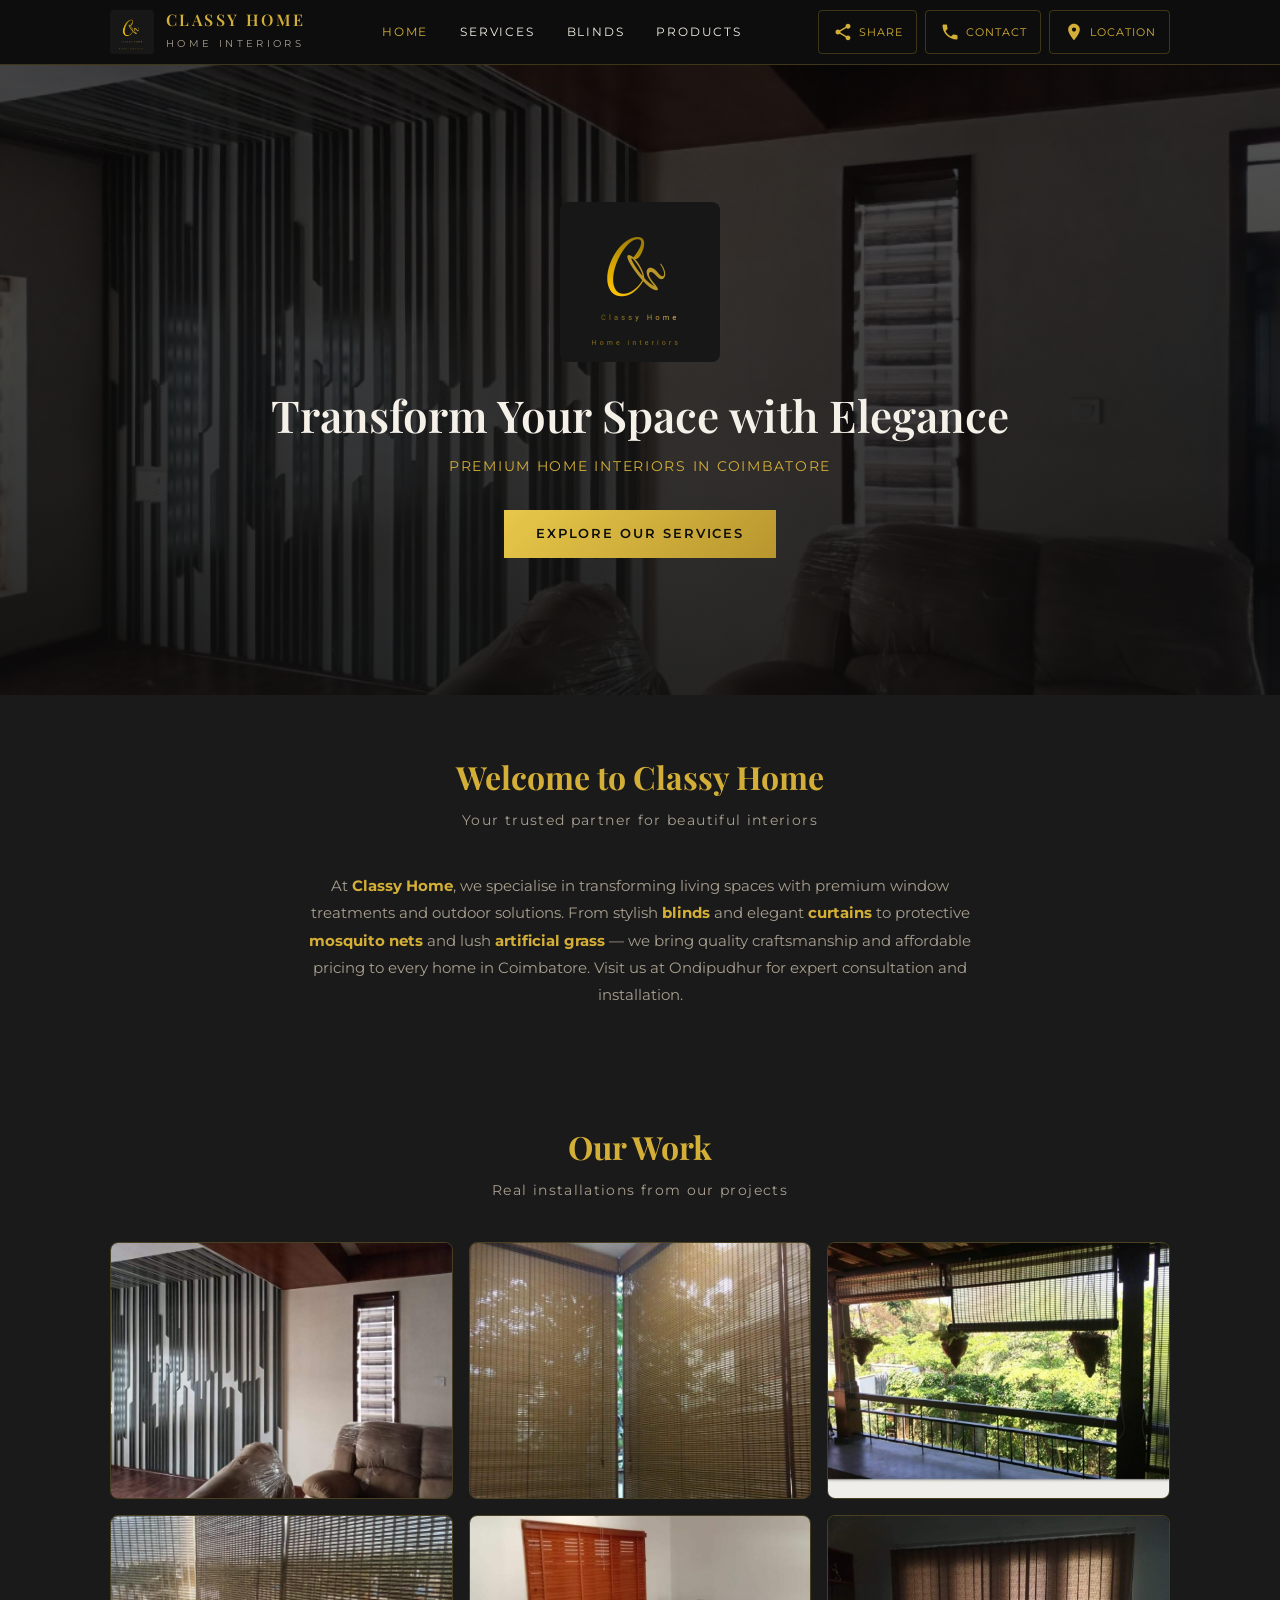
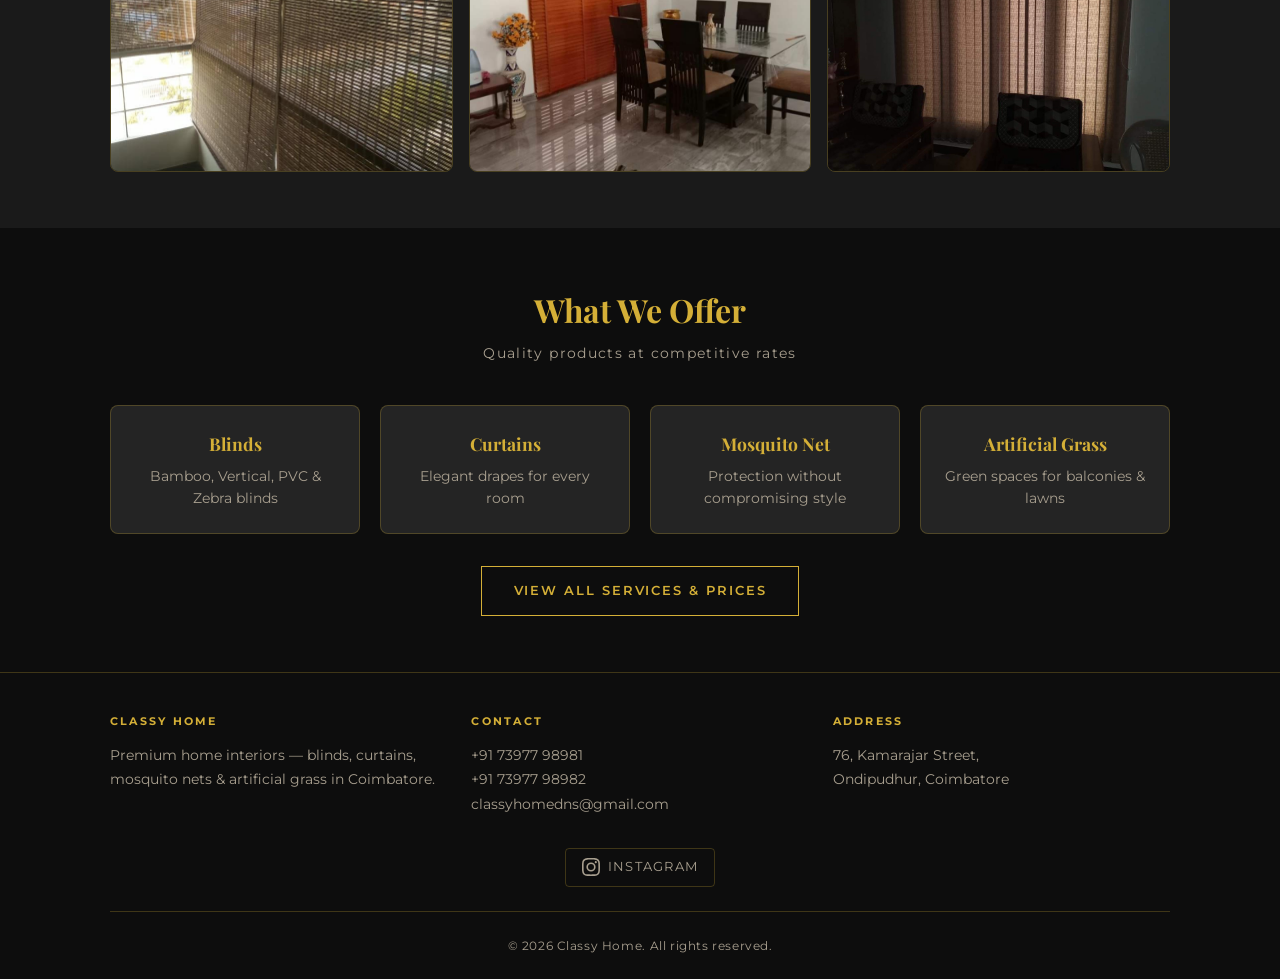
<file: index.html>
<!DOCTYPE html>
<html lang="en">
<head>
  <meta charset="UTF-8">
  <meta name="viewport" content="width=device-width, initial-scale=1.0">
  <meta name="description" content="Classy Home — Premium home interiors, blinds, curtains, mosquito nets and artificial grass in Coimbatore.">
  <title>Classy Home | Home Interiors</title>
  <meta name="google-site-verification" content="xUXgEtqpQab9mKKsnRyAGJNHkauVIsfNQQ0CcxvLFqc" />
  <link rel="preconnect" href="https://fonts.googleapis.com">
  <link rel="preconnect" href="https://fonts.gstatic.com" crossorigin>
  <link href="https://fonts.googleapis.com/css2?family=Montserrat:wght@300;400;600&family=Playfair+Display:wght@500;600;700&display=swap" rel="stylesheet">
  <link rel="stylesheet" href="style.css">
</head>
<body>

  <header class="site-header">
    <div class="header-inner">
      <a href="index.html" class="brand">
        <img src="logo.png" alt="Classy Home logo">
        <div class="brand-text">
          <h1>Classy Home</h1>
          <span>Home Interiors</span>
        </div>
      </a>

      <button class="nav-toggle" aria-label="Open menu">
        <span></span><span></span><span></span>
      </button>

      <nav class="main-nav">
        <a href="index.html" class="active">Home</a>
        <a href="services.html">Services</a>
        <a href="services.html#blinds">Blinds</a>
        <a href="services.html#products">Products</a>
      </nav>

      <div class="header-actions">
        <button class="action-btn" data-action="share" aria-label="Share">
          <svg viewBox="0 0 24 24"><path d="M18 16.08c-.76 0-1.44.3-1.96.77L8.91 12.7c.05-.23.09-.46.09-.7s-.04-.47-.09-.7l7.05-4.11c.54.5 1.25.81 2.04.81 1.66 0 3-1.34 3-3s-1.34-3-3-3-3 1.34-3 3c0 .24.04.47.09.7L8.04 9.81C7.5 9.31 6.79 9 6 9c-1.66 0-3 1.34-3 3s1.34 3 3 3c.79 0 1.5-.31 2.04-.81l7.12 4.16c-.05.21-.08.43-.08.65 0 1.61 1.31 2.92 2.92 2.92s2.92-1.31 2.92-2.92-1.31-2.92-2.92-2.92z"/></svg>
          <span class="action-label">Share</span>
        </button>
        <button class="action-btn" data-action="contact" aria-label="Contact">
          <svg viewBox="0 0 24 24"><path d="M6.62 10.79c1.44 2.83 3.76 5.14 6.59 6.59l2.2-2.2c.27-.27.67-.36 1.02-.24 1.12.37 2.33.57 3.57.57.55 0 1 .45 1 1V20c0 .55-.45 1-1 1-9.39 0-17-7.61-17-17 0-.55.45-1 1-1h3.5c.55 0 1 .45 1 1 0 1.25.2 2.45.57 3.57.11.35.03.74-.25 1.02l-2.2 2.2z"/></svg>
          <span class="action-label">Contact</span>
        </button>
        <button class="action-btn" data-action="location" aria-label="Location">
          <svg viewBox="0 0 24 24"><path d="M12 2C8.13 2 5 5.13 5 9c0 5.25 7 13 7 13s7-7.75 7-13c0-3.87-3.13-7-7-7zm0 9.5c-1.38 0-2.5-1.12-2.5-2.5s1.12-2.5 2.5-2.5 2.5 1.12 2.5 2.5-1.12 2.5-2.5 2.5z"/></svg>
          <span class="action-label">Location</span>
        </button>
      </div>
    </div>
  </header>

  <section class="hero">
    <div class="hero-bg" style="background-image: url('hero-living.png');"></div>
    <div class="hero-overlay"></div>
    <div class="hero-content">
      <img src="logo.png" alt="Classy Home" class="hero-logo">
      <h2>Transform Your Space with Elegance</h2>
      <p>Premium Home Interiors in Coimbatore</p>
      <a href="services.html" class="btn btn-filled">Explore Our Services</a>
    </div>
  </section>

  <section class="about">
    <div class="container">
      <h2 class="section-title">Welcome to Classy Home</h2>
      <p class="section-subtitle">Your trusted partner for beautiful interiors</p>
      <p class="about-text">
        At <strong>Classy Home</strong>, we specialise in transforming living spaces with
        premium window treatments and outdoor solutions. From stylish <strong>blinds</strong> and
        elegant <strong>curtains</strong> to protective <strong>mosquito nets</strong> and lush
        <strong>artificial grass</strong> — we bring quality craftsmanship and affordable pricing
        to every home in Coimbatore. Visit us at Ondipudhur for expert consultation and installation.
      </p>
    </div>
  </section>

  <section class="gallery">
    <div class="container">
      <h2 class="section-title">Our Work</h2>
      <p class="section-subtitle">Real installations from our projects</p>
      <div class="gallery-grid">
        <div class="gallery-item">
          <img src="hero-living.png" alt="Modern living room interior with zebra blinds" loading="lazy">
        </div>
        <div class="gallery-item crop-top">
          <img src="bamboo-blinds.png" alt="Bamboo blinds corner installation" loading="lazy">
        </div>
        <div class="gallery-item">
          <img src="gallery-porch.png" alt="Bamboo blinds on porch" loading="lazy">
        </div>
        <div class="gallery-item">
          <img src="gallery-balcony.png" alt="Bamboo blinds on balcony" loading="lazy">
        </div>
        <div class="gallery-item">
          <img src="gallery-dining.png" alt="Wooden blinds in dining room" loading="lazy">
        </div>
        <div class="gallery-item crop-top">
          <img src="vertical-blinds.png" alt="Vertical blinds installation" loading="lazy">
        </div>
      </div>
    </div>
  </section>

  <section class="services-preview">
    <div class="container">
      <h2 class="section-title">What We Offer</h2>
      <p class="section-subtitle">Quality products at competitive rates</p>
      <div class="preview-cards">
        <div class="preview-card">
          <h3>Blinds</h3>
          <p>Bamboo, Vertical, PVC &amp; Zebra blinds</p>
        </div>
        <div class="preview-card">
          <h3>Curtains</h3>
          <p>Elegant drapes for every room</p>
        </div>
        <div class="preview-card">
          <h3>Mosquito Net</h3>
          <p>Protection without compromising style</p>
        </div>
        <div class="preview-card">
          <h3>Artificial Grass</h3>
          <p>Green spaces for balconies &amp; lawns</p>
        </div>
      </div>
      <div style="text-align:center; margin-top:2rem;">
        <a href="services.html" class="btn">View All Services &amp; Prices</a>
      </div>
    </div>
  </section>

  <footer class="site-footer">
    <div class="container">
      <div class="footer-grid">
        <div class="footer-block">
          <h4>Classy Home</h4>
          <p>Premium home interiors — blinds, curtains, mosquito nets &amp; artificial grass in Coimbatore.</p>
        </div>
        <div class="footer-block">
          <h4>Contact</h4>
          <p>
            <a href="tel:+917397798981">+91 73977 98981</a><br>
            <a href="tel:+917397798982">+91 73977 98982</a><br>
            <a href="mailto:classyhomedns@gmail.com">classyhomedns@gmail.com</a>
          </p>
        </div>
        <div class="footer-block">
          <h4>Address</h4>
          <p>
            76, Kamarajar Street,<br>
            Ondipudhur, Coimbatore
          </p>
        </div>
      </div>
      <div class="footer-social">
        <a href="https://instagram.com/" class="instagram-link" target="_blank" rel="noopener noreferrer" aria-label="Follow us on Instagram">
          <svg viewBox="0 0 24 24" aria-hidden="true"><path d="M12 2.163c3.204 0 3.584.012 4.85.07 3.252.148 4.771 1.691 4.919 4.919.058 1.265.069 1.645.069 4.849 0 3.205-.012 3.584-.069 4.849-.149 3.225-1.664 4.771-4.919 4.919-1.266.058-1.644.07-4.85.07-3.204 0-3.584-.012-4.849-.07-3.26-.149-4.771-1.699-4.919-4.92-.058-1.265-.07-1.644-.07-4.849 0-3.204.013-3.583.07-4.849.149-3.227 1.664-4.771 4.919-4.919 1.266-.057 1.645-.069 4.849-.069zM12 0C8.741 0 8.333.014 7.053.072 2.695.272.273 2.69.073 7.052.014 8.333 0 8.741 0 12c0 3.259.014 3.668.072 4.948.2 4.358 2.618 6.78 6.98 6.98C8.333 23.986 8.741 24 12 24c3.259 0 3.668-.014 4.948-.072 4.354-.2 6.782-2.618 6.979-6.98.059-1.28.073-1.689.073-4.948 0-3.259-.014-3.667-.072-4.947-.196-4.354-2.617-6.78-6.979-6.98C15.668.014 15.259 0 12 0zm0 5.838a6.162 6.162 0 100 12.324 6.162 6.162 0 000-12.324zM12 16a4 4 0 110-8 4 4 0 010 8zm6.406-11.845a1.44 1.44 0 100 2.881 1.44 1.44 0 000-2.881z"/></svg>
          Instagram
        </a>
      </div>
      <div class="footer-bottom">
        &copy; 2026 Classy Home. All rights reserved.
      </div>
    </div>
  </footer>

  <!-- Mobile action bar -->
  <div class="action-bar">
    <button class="action-btn" data-action="share" aria-label="Share">
      <svg viewBox="0 0 24 24"><path d="M18 16.08c-.76 0-1.44.3-1.96.77L8.91 12.7c.05-.23.09-.46.09-.7s-.04-.47-.09-.7l7.05-4.11c.54.5 1.25.81 2.04.81 1.66 0 3-1.34 3-3s-1.34-3-3-3-3 1.34-3 3c0 .24.04.47.09.7L8.04 9.81C7.5 9.31 6.79 9 6 9c-1.66 0-3 1.34-3 3s1.34 3 3 3c.79 0 1.5-.31 2.04-.81l7.12 4.16c-.05.21-.08.43-.08.65 0 1.61 1.31 2.92 2.92 2.92s2.92-1.31 2.92-2.92-1.31-2.92-2.92-2.92z"/></svg>
      <span class="action-label">Share</span>
    </button>
    <button class="action-btn" data-action="contact" aria-label="Contact">
      <svg viewBox="0 0 24 24"><path d="M6.62 10.79c1.44 2.83 3.76 5.14 6.59 6.59l2.2-2.2c.27-.27.67-.36 1.02-.24 1.12.37 2.33.57 3.57.57.55 0 1 .45 1 1V20c0 .55-.45 1-1 1-9.39 0-17-7.61-17-17 0-.55.45-1 1-1h3.5c.55 0 1 .45 1 1 0 1.25.2 2.45.57 3.57.11.35.03.74-.25 1.02l-2.2 2.2z"/></svg>
      <span class="action-label">Contact</span>
    </button>
    <button class="action-btn" data-action="location" aria-label="Location">
      <svg viewBox="0 0 24 24"><path d="M12 2C8.13 2 5 5.13 5 9c0 5.25 7 13 7 13s7-7.75 7-13c0-3.87-3.13-7-7-7zm0 9.5c-1.38 0-2.5-1.12-2.5-2.5s1.12-2.5 2.5-2.5 2.5 1.12 2.5 2.5-1.12 2.5-2.5 2.5z"/></svg>
      <span class="action-label">Location</span>
    </button>
  </div>

  <!-- Contact modal -->
  <div class="modal-overlay" id="contact-modal">
    <div class="modal">
      <button class="modal-close" aria-label="Close">&times;</button>
      <h3>Contact Us</h3>
      <div class="contact-item">
        <svg viewBox="0 0 24 24"><path d="M6.62 10.79c1.44 2.83 3.76 5.14 6.59 6.59l2.2-2.2c.27-.27.67-.36 1.02-.24 1.12.37 2.33.57 3.57.57.55 0 1 .45 1 1V20c0 .55-.45 1-1 1-9.39 0-17-7.61-17-17 0-.55.45-1 1-1h3.5c.55 0 1 .45 1 1 0 1.25.2 2.45.57 3.57.11.35.03.74-.25 1.02l-2.2 2.2z"/></svg>
        <a href="tel:+917397798981">73977 98981</a>
      </div>
      <div class="contact-item">
        <svg viewBox="0 0 24 24"><path d="M6.62 10.79c1.44 2.83 3.76 5.14 6.59 6.59l2.2-2.2c.27-.27.67-.36 1.02-.24 1.12.37 2.33.57 3.57.57.55 0 1 .45 1 1V20c0 .55-.45 1-1 1-9.39 0-17-7.61-17-17 0-.55.45-1 1-1h3.5c.55 0 1 .45 1 1 0 1.25.2 2.45.57 3.57.11.35.03.74-.25 1.02l-2.2 2.2z"/></svg>
        <a href="tel:+917397798982">73977 98982</a>
      </div>
      <div class="contact-item">
        <svg viewBox="0 0 24 24"><path d="M20 4H4c-1.1 0-2 .9-2 2v12c0 1.1.9 2 2 2h16c1.1 0 2-.9 2-2V6c0-1.1-.9-2-2-2zm0 4l-8 5-8-5V6l8 5 8-5v2z"/></svg>
        <a href="mailto:classyhomedns@gmail.com">classyhomedns@gmail.com</a>
      </div>
    </div>
  </div>

  <div class="toast" id="toast"></div>

  <script src="main.js"></script>
</body>
</html>
</file>
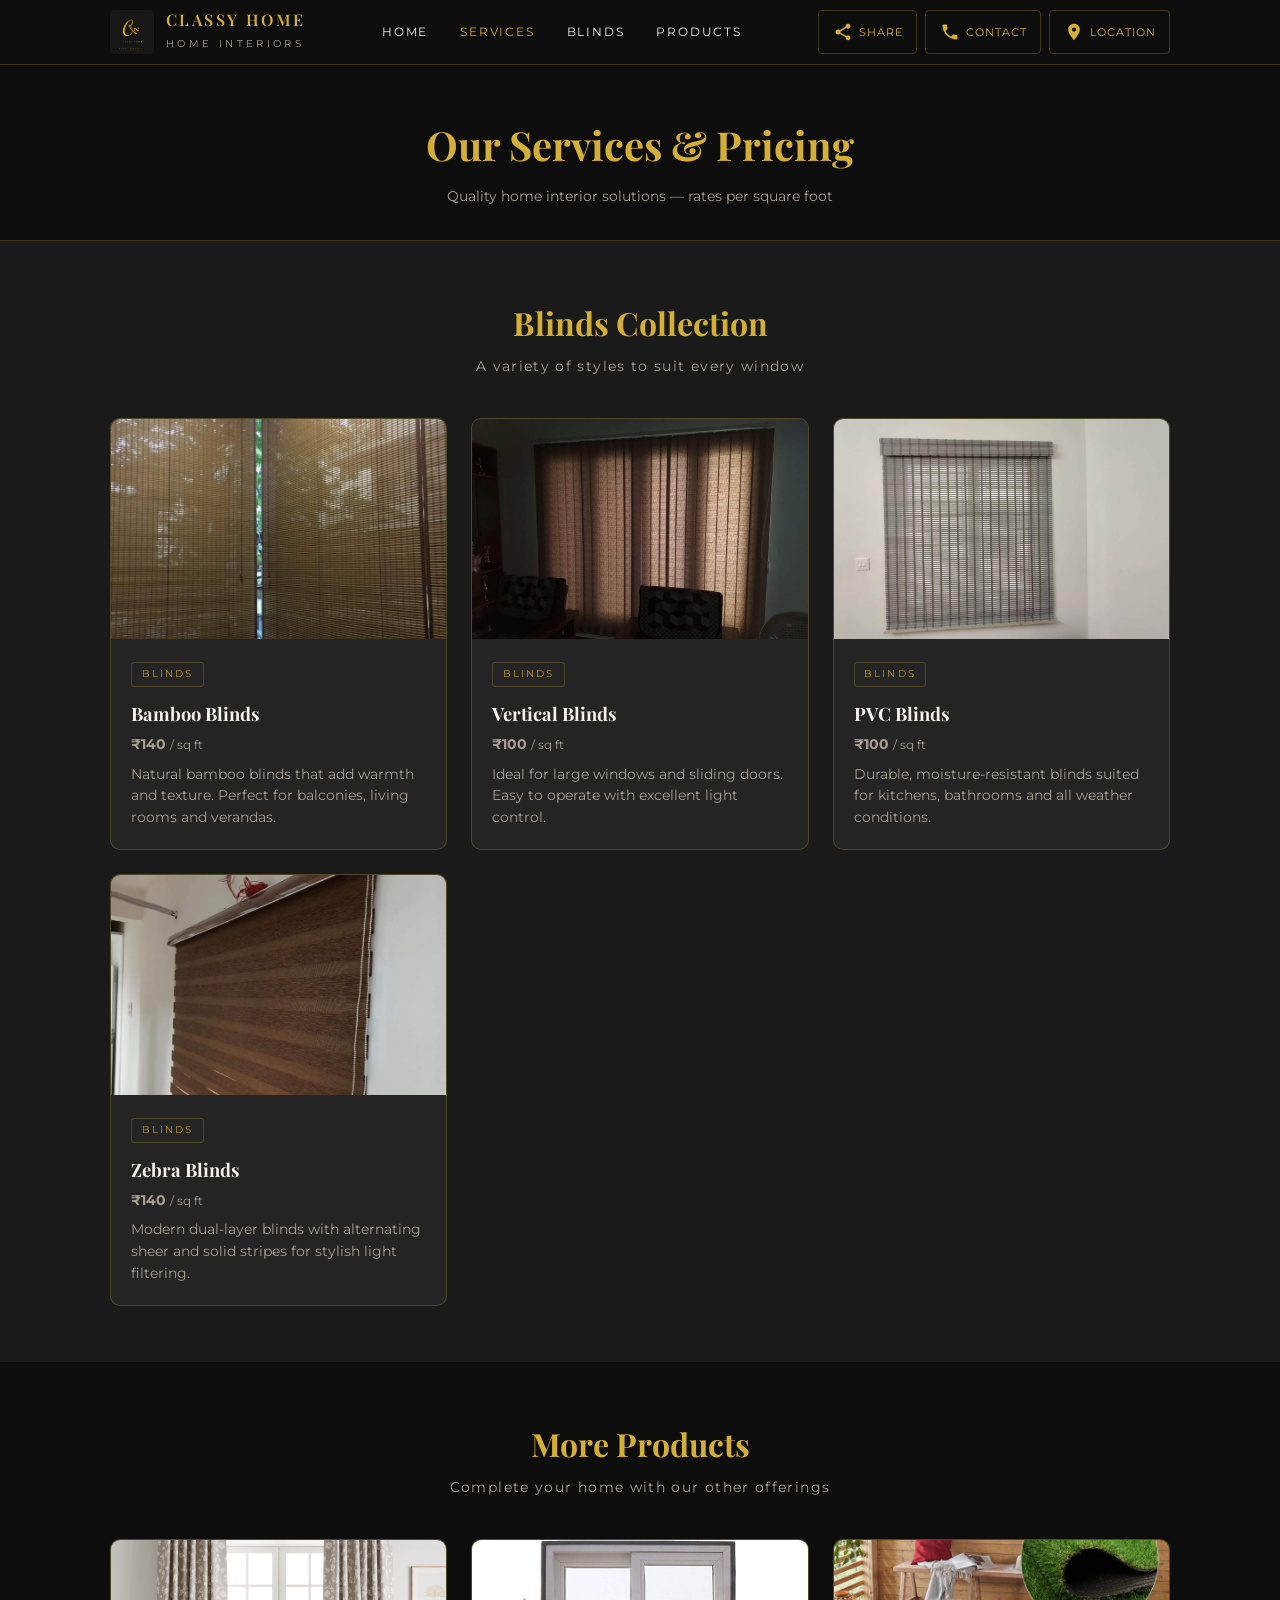
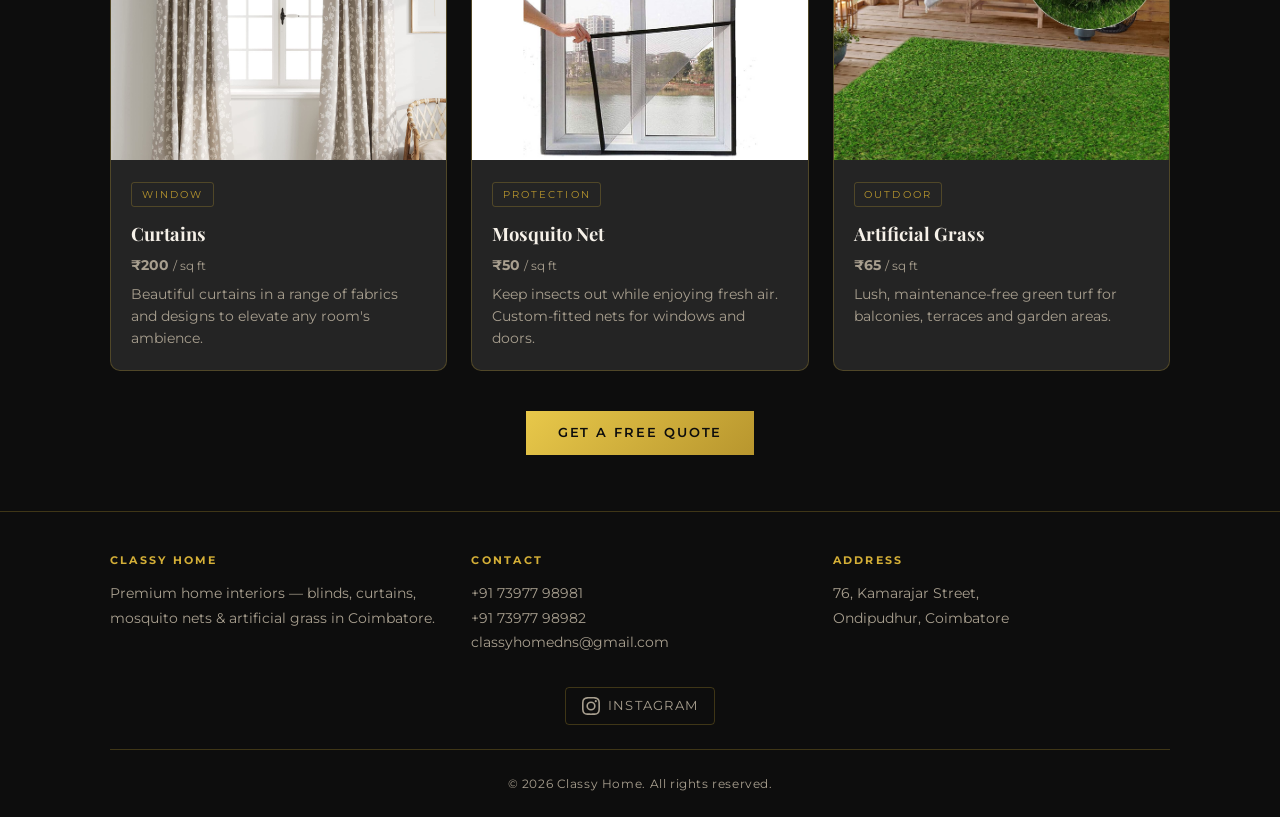
<file: services.html>
<!DOCTYPE html>
<html lang="en">
<head>
  <meta charset="UTF-8">
  <meta name="viewport" content="width=device-width, initial-scale=1.0">
  <meta name="description" content="Classy Home services and pricing — blinds, curtains, mosquito nets, artificial grass in Coimbatore.">
  <title>Services &amp; Pricing | Classy Home</title>
  <link rel="preconnect" href="https://fonts.googleapis.com">
  <link rel="preconnect" href="https://fonts.gstatic.com" crossorigin>
  <link href="https://fonts.googleapis.com/css2?family=Montserrat:wght@300;400;600&family=Playfair+Display:wght@500;600;700&display=swap" rel="stylesheet">
  <link rel="stylesheet" href="style.css">
</head>
<body>

  <header class="site-header">
    <div class="header-inner">
      <a href="index.html" class="brand">
        <img src="logo.png" alt="Classy Home logo">
        <div class="brand-text">
          <h1>Classy Home</h1>
          <span>Home Interiors</span>
        </div>
      </a>

      <button class="nav-toggle" aria-label="Open menu">
        <span></span><span></span><span></span>
      </button>

      <nav class="main-nav">
        <a href="index.html">Home</a>
        <a href="services.html" class="active">Services</a>
        <a href="#blinds">Blinds</a>
        <a href="#products">Products</a>
      </nav>

      <div class="header-actions">
        <button class="action-btn" data-action="share" aria-label="Share">
          <svg viewBox="0 0 24 24"><path d="M18 16.08c-.76 0-1.44.3-1.96.77L8.91 12.7c.05-.23.09-.46.09-.7s-.04-.47-.09-.7l7.05-4.11c.54.5 1.25.81 2.04.81 1.66 0 3-1.34 3-3s-1.34-3-3-3-3 1.34-3 3c0 .24.04.47.09.7L8.04 9.81C7.5 9.31 6.79 9 6 9c-1.66 0-3 1.34-3 3s1.34 3 3 3c.79 0 1.5-.31 2.04-.81l7.12 4.16c-.05.21-.08.43-.08.65 0 1.61 1.31 2.92 2.92 2.92s2.92-1.31 2.92-2.92-1.31-2.92-2.92-2.92z"/></svg>
          <span class="action-label">Share</span>
        </button>
        <button class="action-btn" data-action="contact" aria-label="Contact">
          <svg viewBox="0 0 24 24"><path d="M6.62 10.79c1.44 2.83 3.76 5.14 6.59 6.59l2.2-2.2c.27-.27.67-.36 1.02-.24 1.12.37 2.33.57 3.57.57.55 0 1 .45 1 1V20c0 .55-.45 1-1 1-9.39 0-17-7.61-17-17 0-.55.45-1 1-1h3.5c.55 0 1 .45 1 1 0 1.25.2 2.45.57 3.57.11.35.03.74-.25 1.02l-2.2 2.2z"/></svg>
          <span class="action-label">Contact</span>
        </button>
        <button class="action-btn" data-action="location" aria-label="Location">
          <svg viewBox="0 0 24 24"><path d="M12 2C8.13 2 5 5.13 5 9c0 5.25 7 13 7 13s7-7.75 7-13c0-3.87-3.13-7-7-7zm0 9.5c-1.38 0-2.5-1.12-2.5-2.5s1.12-2.5 2.5-2.5 2.5 1.12 2.5 2.5-1.12 2.5-2.5 2.5z"/></svg>
          <span class="action-label">Location</span>
        </button>
      </div>
    </div>
  </header>

  <div class="page-hero">
    <div class="container">
      <h2>Our Services &amp; Pricing</h2>
      <p>Quality home interior solutions — rates per square foot</p>
    </div>
  </div>

  <section id="blinds">
    <div class="container">
      <h2 class="section-title">Blinds Collection</h2>
      <p class="section-subtitle">A variety of styles to suit every window</p>

      <div class="products-grid">
        <article class="product-card">
          <div class="product-img">
            <img src="bamboo-blinds.png" alt="Bamboo blinds" loading="lazy">
          </div>
          <div class="product-body">
            <span class="category-label">Blinds</span>
            <h3>Bamboo Blinds</h3>
            <p class="product-price">&#8377;140 <small>/ sq ft</small></p>
            <p>Natural bamboo blinds that add warmth and texture. Perfect for balconies, living rooms and verandas.</p>
          </div>
        </article>

        <article class="product-card">
          <div class="product-img crop-vertical">
            <img src="vertical-blinds.png" alt="Vertical blinds" loading="lazy">
          </div>
          <div class="product-body">
            <span class="category-label">Blinds</span>
            <h3>Vertical Blinds</h3>
            <p class="product-price">&#8377;100 <small>/ sq ft</small></p>
            <p>Ideal for large windows and sliding doors. Easy to operate with excellent light control.</p>
          </div>
        </article>

        <article class="product-card">
          <div class="product-img crop-pvc">
            <img src="pvc-blinds.png" alt="PVC blinds" loading="lazy">
          </div>
          <div class="product-body">
            <span class="category-label">Blinds</span>
            <h3>PVC Blinds</h3>
            <p class="product-price">&#8377;100 <small>/ sq ft</small></p>
            <p>Durable, moisture-resistant blinds suited for kitchens, bathrooms and all weather conditions.</p>
          </div>
        </article>

        <article class="product-card">
          <div class="product-img crop-zebra">
            <img src="zebra-blinds.png" alt="Zebra blinds" loading="lazy">
          </div>
          <div class="product-body">
            <span class="category-label">Blinds</span>
            <h3>Zebra Blinds</h3>
            <p class="product-price">&#8377;140 <small>/ sq ft</small></p>
            <p>Modern dual-layer blinds with alternating sheer and solid stripes for stylish light filtering.</p>
          </div>
        </article>
      </div>
    </div>
  </section>

  <section id="products" style="background: var(--bg-black);">
    <div class="container">
      <h2 class="section-title">More Products</h2>
      <p class="section-subtitle">Complete your home with our other offerings</p>

      <div class="products-grid">
        <article class="product-card">
          <div class="product-img">
            <img src="curtains.jpg" alt="Elegant curtains" loading="lazy">
          </div>
          <div class="product-body">
            <span class="category-label">Window</span>
            <h3>Curtains</h3>
            <p class="product-price">&#8377;200 <small>/ sq ft</small></p>
            <p>Beautiful curtains in a range of fabrics and designs to elevate any room's ambience.</p>
          </div>
        </article>

        <article class="product-card">
          <div class="product-img">
            <img src="mosquito-net.jpg" alt="Mosquito net on window" loading="lazy">
          </div>
          <div class="product-body">
            <span class="category-label">Protection</span>
            <h3>Mosquito Net</h3>
            <p class="product-price">&#8377;50 <small>/ sq ft</small></p>
            <p>Keep insects out while enjoying fresh air. Custom-fitted nets for windows and doors.</p>
          </div>
        </article>

        <article class="product-card">
          <div class="product-img">
            <img src="artificial-grass.jpg" alt="Artificial grass lawn" loading="lazy">
          </div>
          <div class="product-body">
            <span class="category-label">Outdoor</span>
            <h3>Artificial Grass</h3>
            <p class="product-price">&#8377;65 <small>/ sq ft</small></p>
            <p>Lush, maintenance-free green turf for balconies, terraces and garden areas.</p>
          </div>
        </article>
      </div>

      <div style="text-align:center; margin-top:2.5rem;">
        <button class="btn btn-filled" data-action="contact">Get a Free Quote</button>
      </div>
    </div>
  </section>

  <footer class="site-footer">
    <div class="container">
      <div class="footer-grid">
        <div class="footer-block">
          <h4>Classy Home</h4>
          <p>Premium home interiors — blinds, curtains, mosquito nets &amp; artificial grass in Coimbatore.</p>
        </div>
        <div class="footer-block">
          <h4>Contact</h4>
          <p>
            <a href="tel:+917397798981">+91 73977 98981</a><br>
            <a href="tel:+917397798982">+91 73977 98982</a><br>
            <a href="mailto:classyhomedns@gmail.com">classyhomedns@gmail.com</a>
          </p>
        </div>
        <div class="footer-block">
          <h4>Address</h4>
          <p>
            76, Kamarajar Street,<br>
            Ondipudhur, Coimbatore
          </p>
        </div>
      </div>
      <div class="footer-social">
        <a href="https://instagram.com/" class="instagram-link" target="_blank" rel="noopener noreferrer" aria-label="Follow us on Instagram">
          <svg viewBox="0 0 24 24" aria-hidden="true"><path d="M12 2.163c3.204 0 3.584.012 4.85.07 3.252.148 4.771 1.691 4.919 4.919.058 1.265.069 1.645.069 4.849 0 3.205-.012 3.584-.069 4.849-.149 3.225-1.664 4.771-4.919 4.919-1.266.058-1.644.07-4.85.07-3.204 0-3.584-.012-4.849-.07-3.26-.149-4.771-1.699-4.919-4.92-.058-1.265-.07-1.644-.07-4.849 0-3.204.013-3.583.07-4.849.149-3.227 1.664-4.771 4.919-4.919 1.266-.057 1.645-.069 4.849-.069zM12 0C8.741 0 8.333.014 7.053.072 2.695.272.273 2.69.073 7.052.014 8.333 0 8.741 0 12c0 3.259.014 3.668.072 4.948.2 4.358 2.618 6.78 6.98 6.98C8.333 23.986 8.741 24 12 24c3.259 0 3.668-.014 4.948-.072 4.354-.2 6.782-2.618 6.979-6.98.059-1.28.073-1.689.073-4.948 0-3.259-.014-3.667-.072-4.947-.196-4.354-2.617-6.78-6.979-6.98C15.668.014 15.259 0 12 0zm0 5.838a6.162 6.162 0 100 12.324 6.162 6.162 0 000-12.324zM12 16a4 4 0 110-8 4 4 0 010 8zm6.406-11.845a1.44 1.44 0 100 2.881 1.44 1.44 0 000-2.881z"/></svg>
          Instagram
        </a>
      </div>
      <div class="footer-bottom">
        &copy; 2026 Classy Home. All rights reserved.
      </div>
    </div>
  </footer>

  <div class="action-bar">
    <button class="action-btn" data-action="share" aria-label="Share">
      <svg viewBox="0 0 24 24"><path d="M18 16.08c-.76 0-1.44.3-1.96.77L8.91 12.7c.05-.23.09-.46.09-.7s-.04-.47-.09-.7l7.05-4.11c.54.5 1.25.81 2.04.81 1.66 0 3-1.34 3-3s-1.34-3-3-3-3 1.34-3 3c0 .24.04.47.09.7L8.04 9.81C7.5 9.31 6.79 9 6 9c-1.66 0-3 1.34-3 3s1.34 3 3 3c.79 0 1.5-.31 2.04-.81l7.12 4.16c-.05.21-.08.43-.08.65 0 1.61 1.31 2.92 2.92 2.92s2.92-1.31 2.92-2.92-1.31-2.92-2.92-2.92z"/></svg>
      <span class="action-label">Share</span>
    </button>
    <button class="action-btn" data-action="contact" aria-label="Contact">
      <svg viewBox="0 0 24 24"><path d="M6.62 10.79c1.44 2.83 3.76 5.14 6.59 6.59l2.2-2.2c.27-.27.67-.36 1.02-.24 1.12.37 2.33.57 3.57.57.55 0 1 .45 1 1V20c0 .55-.45 1-1 1-9.39 0-17-7.61-17-17 0-.55.45-1 1-1h3.5c.55 0 1 .45 1 1 0 1.25.2 2.45.57 3.57.11.35.03.74-.25 1.02l-2.2 2.2z"/></svg>
      <span class="action-label">Contact</span>
    </button>
    <button class="action-btn" data-action="location" aria-label="Location">
      <svg viewBox="0 0 24 24"><path d="M12 2C8.13 2 5 5.13 5 9c0 5.25 7 13 7 13s7-7.75 7-13c0-3.87-3.13-7-7-7zm0 9.5c-1.38 0-2.5-1.12-2.5-2.5s1.12-2.5 2.5-2.5 2.5 1.12 2.5 2.5-1.12 2.5-2.5 2.5z"/></svg>
      <span class="action-label">Location</span>
    </button>
  </div>

  <div class="modal-overlay" id="contact-modal">
    <div class="modal">
      <button class="modal-close" aria-label="Close">&times;</button>
      <h3>Contact Us</h3>
      <div class="contact-item">
        <svg viewBox="0 0 24 24"><path d="M6.62 10.79c1.44 2.83 3.76 5.14 6.59 6.59l2.2-2.2c.27-.27.67-.36 1.02-.24 1.12.37 2.33.57 3.57.57.55 0 1 .45 1 1V20c0 .55-.45 1-1 1-9.39 0-17-7.61-17-17 0-.55.45-1 1-1h3.5c.55 0 1 .45 1 1 0 1.25.2 2.45.57 3.57.11.35.03.74-.25 1.02l-2.2 2.2z"/></svg>
        <a href="tel:+917397798981">73977 98981</a>
      </div>
      <div class="contact-item">
        <svg viewBox="0 0 24 24"><path d="M6.62 10.79c1.44 2.83 3.76 5.14 6.59 6.59l2.2-2.2c.27-.27.67-.36 1.02-.24 1.12.37 2.33.57 3.57.57.55 0 1 .45 1 1V20c0 .55-.45 1-1 1-9.39 0-17-7.61-17-17 0-.55.45-1 1-1h3.5c.55 0 1 .45 1 1 0 1.25.2 2.45.57 3.57.11.35.03.74-.25 1.02l-2.2 2.2z"/></svg>
        <a href="tel:+917397798982">73977 98982</a>
      </div>
      <div class="contact-item">
        <svg viewBox="0 0 24 24"><path d="M20 4H4c-1.1 0-2 .9-2 2v12c0 1.1.9 2 2 2h16c1.1 0 2-.9 2-2V6c0-1.1-.9-2-2-2zm0 4l-8 5-8-5V6l8 5 8-5v2z"/></svg>
        <a href="mailto:classyhomedns@gmail.com">classyhomedns@gmail.com</a>
      </div>
    </div>
  </div>

  <div class="toast" id="toast"></div>

  <script src="main.js"></script>
</body>
</html>
</file>
<file: style.css>
/* Classy Home — Mobile-first styles */
:root {
  --bg-dark: #1a1a1a;
  --bg-black: #0d0d0d;
  --gold: #d4af37;
  --gold-light: #e8c84a;
  --gold-dark: #b8962e;
  --text: #f5f0e8;
  --text-muted: #a89f8f;
  --card-bg: #242424;
  --border: rgba(212, 175, 55, 0.25);
  --font-heading: "Playfair Display", Georgia, serif;
  --font-body: "Montserrat", "Segoe UI", sans-serif;
  --nav-height: 64px;
  --action-bar-height: 60px;
}

*,
*::before,
*::after {
  box-sizing: border-box;
  margin: 0;
  padding: 0;
}

html {
  scroll-behavior: smooth;
}

body {
  font-family: var(--font-body);
  background: var(--bg-dark);
  color: var(--text);
  line-height: 1.6;
  min-height: 100vh;
  padding-bottom: var(--action-bar-height);
  overflow-x: hidden;
}

img {
  max-width: 100%;
  height: auto;
  display: block;
}

a {
  color: var(--gold);
  text-decoration: none;
  transition: color 0.2s;
}

a:hover {
  color: var(--gold-light);
}

.container {
  width: 100%;
  max-width: 1100px;
  margin: 0 auto;
  padding: 0 1.25rem;
}

/* Header */
.site-header {
  position: sticky;
  top: 0;
  z-index: 100;
  background: rgba(13, 13, 13, 0.95);
  backdrop-filter: blur(8px);
  border-bottom: 1px solid var(--border);
}

.header-inner {
  display: flex;
  align-items: center;
  justify-content: space-between;
  height: var(--nav-height);
  max-width: 1100px;
  margin: 0 auto;
  padding: 0 1.25rem;
}

.brand {
  display: flex;
  align-items: center;
  gap: 0.75rem;
}

.brand img {
  width: 44px;
  height: 44px;
  object-fit: contain;
  border-radius: 4px;
}

.brand-text h1 {
  font-family: var(--font-heading);
  font-size: clamp(0.75rem, 3.5vw, 1rem);
  font-weight: 600;
  letter-spacing: 0.15em;
  text-transform: uppercase;
  color: var(--gold);
  line-height: 1.2;
}

.brand-text span {
  font-size: 0.6rem;
  letter-spacing: 0.35em;
  text-transform: uppercase;
  color: var(--text-muted);
}

.nav-toggle {
  display: flex;
  flex-direction: column;
  gap: 5px;
  background: none;
  border: none;
  cursor: pointer;
  padding: 8px;
}

.nav-toggle span {
  display: block;
  width: 24px;
  height: 2px;
  background: var(--gold);
  transition: transform 0.3s, opacity 0.3s;
}

.nav-toggle.active span:nth-child(1) {
  transform: translateY(7px) rotate(45deg);
}

.nav-toggle.active span:nth-child(2) {
  opacity: 0;
}

.nav-toggle.active span:nth-child(3) {
  transform: translateY(-7px) rotate(-45deg);
}

.main-nav {
  display: none;
  position: absolute;
  top: var(--nav-height);
  left: 0;
  right: 0;
  background: var(--bg-black);
  border-bottom: 1px solid var(--border);
  padding: 1rem 1.25rem 1.5rem;
}

.main-nav.open {
  display: block;
}

.main-nav a {
  display: block;
  padding: 0.75rem 0;
  font-size: 0.85rem;
  letter-spacing: 0.15em;
  text-transform: uppercase;
  color: var(--text);
  border-bottom: 1px solid var(--border);
}

.main-nav a:last-child {
  border-bottom: none;
}

.main-nav a:hover,
.main-nav a.active {
  color: var(--gold);
}

.header-actions {
  display: none;
}

/* Hero */
.hero {
  position: relative;
  min-height: 55vh;
  display: flex;
  align-items: center;
  justify-content: center;
  overflow: hidden;
}

.hero-bg {
  position: absolute;
  inset: 0;
  background-size: cover;
  background-position: center;
  filter: brightness(0.45);
}

.hero-overlay {
  position: absolute;
  inset: 0;
  background: linear-gradient(
    to bottom,
    rgba(13, 13, 13, 0.3) 0%,
    rgba(13, 13, 13, 0.7) 100%
  );
}

.hero-content {
  position: relative;
  z-index: 2;
  text-align: center;
  padding: 2rem 1.25rem;
}

.hero-logo {
  width: 120px;
  margin: 0 auto 1.5rem;
  border-radius: 8px;
}

.hero-content h2 {
  font-family: var(--font-heading);
  font-size: clamp(1.75rem, 5vw, 2.75rem);
  font-weight: 600;
  color: var(--text);
  margin-bottom: 0.75rem;
  line-height: 1.3;
}

.hero-content p {
  font-size: 0.9rem;
  letter-spacing: 0.12em;
  text-transform: uppercase;
  color: var(--gold);
  margin-bottom: 2rem;
}

.btn {
  display: inline-block;
  padding: 0.85rem 2rem;
  font-family: var(--font-body);
  font-size: 0.8rem;
  font-weight: 600;
  letter-spacing: 0.15em;
  text-transform: uppercase;
  border: 1px solid var(--gold);
  background: transparent;
  color: var(--gold);
  cursor: pointer;
  transition: background 0.25s, color 0.25s;
  min-height: 44px;
}

.btn:hover {
  background: var(--gold);
  color: var(--bg-black);
}

.btn-filled {
  background: linear-gradient(135deg, var(--gold-light), var(--gold-dark));
  color: var(--bg-black);
  border: none;
}

.btn-filled:hover {
  background: linear-gradient(135deg, var(--gold), var(--gold-dark));
  color: var(--bg-black);
}

/* Sections */
section {
  padding: 3.5rem 0;
}

.section-title {
  font-family: var(--font-heading);
  font-size: clamp(1.5rem, 4vw, 2rem);
  color: var(--gold);
  text-align: center;
  margin-bottom: 0.5rem;
}

.section-subtitle {
  text-align: center;
  color: var(--text-muted);
  font-size: 0.85rem;
  letter-spacing: 0.1em;
  margin-bottom: 2.5rem;
}

.about-text {
  max-width: 700px;
  margin: 0 auto;
  text-align: center;
  color: var(--text-muted);
  font-size: 0.95rem;
  line-height: 1.8;
}

.about-text strong {
  color: var(--gold);
}

/* Gallery */
.gallery-grid {
  display: grid;
  grid-template-columns: 1fr;
  gap: 1rem;
}

.gallery-item {
  position: relative;
  border-radius: 8px;
  overflow: hidden;
  aspect-ratio: 4 / 3;
  border: 1px solid var(--border);
}

.gallery-item img {
  width: 100%;
  height: 100%;
  object-fit: cover;
  transition: transform 0.4s;
}

.gallery-item:hover img {
  transform: scale(1.05);
}

.gallery-item.crop-top img {
  object-position: center 30%;
}

.gallery-item.crop-watermark img {
  object-position: 60% 40%;
}

/* Services highlight */
.services-preview {
  background: var(--bg-black);
}

.preview-cards {
  display: grid;
  grid-template-columns: 1fr;
  gap: 1.25rem;
}

.preview-card {
  background: var(--card-bg);
  border: 1px solid var(--border);
  border-radius: 8px;
  padding: 1.5rem;
  text-align: center;
}

.preview-card h3 {
  font-family: var(--font-heading);
  color: var(--gold);
  font-size: 1.1rem;
  margin-bottom: 0.5rem;
}

.preview-card p {
  font-size: 0.85rem;
  color: var(--text-muted);
}

/* Product cards (services page) */
.products-grid {
  display: grid;
  grid-template-columns: 1fr;
  gap: 1.5rem;
}

.product-card {
  background: var(--card-bg);
  border: 1px solid var(--border);
  border-radius: 10px;
  overflow: hidden;
  transition: border-color 0.3s, transform 0.3s;
}

.product-card:hover {
  border-color: var(--gold);
  transform: translateY(-3px);
}

.product-img {
  position: relative;
  height: 220px;
  overflow: hidden;
}

.product-img img {
  width: 100%;
  height: 100%;
  object-fit: cover;
}

.product-img.crop-vertical img {
  object-position: center 25%;
}

.product-img.crop-zebra img {
  object-position: 55% 35%;
}

.product-img.crop-pvc img {
  object-position: center 45%;
}

.product-body {
  padding: 1.25rem;
}

.product-body h3 {
  font-family: var(--font-heading);
  font-size: 1.15rem;
  color: var(--text);
  margin-bottom: 0.35rem;
}

.product-price {
  font-size: 1.25rem;
  font-weight: 700;
  color: var(--gold);
  margin-bottom: 0.5rem;
}

.product-price small {
  font-size: 0.75rem;
  font-weight: 400;
  color: var(--text-muted);
}

.product-body p {
  font-size: 0.85rem;
  color: var(--text-muted);
  line-height: 1.6;
}

.category-label {
  display: inline-block;
  font-size: 0.65rem;
  letter-spacing: 0.2em;
  text-transform: uppercase;
  color: var(--gold-dark);
  border: 1px solid var(--border);
  padding: 0.2rem 0.6rem;
  border-radius: 3px;
  margin-bottom: 0.75rem;
}

.page-hero {
  padding: 3rem 0 2rem;
  text-align: center;
  background: var(--bg-black);
  border-bottom: 1px solid var(--border);
}

.page-hero h2 {
  font-family: var(--font-heading);
  font-size: clamp(1.75rem, 4vw, 2.5rem);
  color: var(--gold);
  margin-bottom: 0.5rem;
}

.page-hero p {
  color: var(--text-muted);
  font-size: 0.9rem;
}

/* Footer */
.site-footer {
  background: var(--bg-black);
  border-top: 1px solid var(--border);
  padding: 2.5rem 0 1.5rem;
  margin-bottom: 0;
}

.footer-grid {
  display: grid;
  grid-template-columns: 1fr;
  gap: 1.5rem;
  margin-bottom: 2rem;
}

.footer-block h4 {
  font-size: 0.7rem;
  letter-spacing: 0.2em;
  text-transform: uppercase;
  color: var(--gold);
  margin-bottom: 0.75rem;
}

.footer-block p,
.footer-block a {
  font-size: 0.85rem;
  color: var(--text-muted);
  line-height: 1.8;
}

.footer-social {
  text-align: center;
  margin-bottom: 1.5rem;
}

.instagram-link {
  display: inline-flex;
  align-items: center;
  gap: 0.5rem;
  font-size: 0.8rem;
  letter-spacing: 0.1em;
  text-transform: uppercase;
  color: var(--text-muted);
  padding: 0.5rem 1rem;
  border: 1px solid var(--border);
  border-radius: 4px;
  transition: color 0.2s, border-color 0.2s;
}

.instagram-link svg {
  width: 18px;
  height: 18px;
  fill: currentColor;
}

.instagram-link:hover {
  color: var(--gold);
  border-color: var(--gold);
}

.footer-bottom {
  text-align: center;
  padding-top: 1.5rem;
  border-top: 1px solid var(--border);
  font-size: 0.75rem;
  color: var(--text-muted);
  letter-spacing: 0.05em;
}

/* Action bar (mobile) */
.action-bar {
  position: fixed;
  bottom: 0;
  left: 0;
  right: 0;
  z-index: 200;
  display: flex;
  background: rgba(13, 13, 13, 0.97);
  border-top: 1px solid var(--border);
  height: var(--action-bar-height);
}

.action-btn {
  flex: 1;
  display: flex;
  flex-direction: column;
  align-items: center;
  justify-content: center;
  gap: 3px;
  background: none;
  border: none;
  color: var(--gold);
  cursor: pointer;
  font-family: var(--font-body);
  font-size: 0.65rem;
  letter-spacing: 0.08em;
  text-transform: uppercase;
  padding: 0.5rem;
  min-height: 44px;
  transition: background 0.2s;
  text-decoration: none;
}

.action-btn:hover {
  background: rgba(212, 175, 55, 0.1);
  color: var(--gold-light);
}

.action-btn svg {
  width: 20px;
  height: 20px;
  fill: currentColor;
}

/* Contact modal */
.modal-overlay {
  display: none;
  position: fixed;
  inset: 0;
  z-index: 300;
  background: rgba(0, 0, 0, 0.75);
  align-items: center;
  justify-content: center;
  padding: 1.25rem;
}

.modal-overlay.open {
  display: flex;
}

.modal {
  background: var(--card-bg);
  border: 1px solid var(--border);
  border-radius: 12px;
  padding: 2rem;
  width: 100%;
  max-width: 380px;
  position: relative;
}

.modal-close {
  position: absolute;
  top: 0.75rem;
  right: 1rem;
  background: none;
  border: none;
  color: var(--text-muted);
  font-size: 1.5rem;
  cursor: pointer;
  line-height: 1;
}

.modal h3 {
  font-family: var(--font-heading);
  color: var(--gold);
  font-size: 1.35rem;
  margin-bottom: 1.25rem;
}

.contact-item {
  display: flex;
  align-items: center;
  gap: 0.75rem;
  padding: 0.85rem 0;
  border-bottom: 1px solid var(--border);
}

.contact-item:last-child {
  border-bottom: none;
}

.contact-item svg {
  width: 22px;
  height: 22px;
  fill: var(--gold);
  flex-shrink: 0;
}

.contact-item a {
  font-size: 0.95rem;
  color: var(--text);
  word-break: break-all;
}

.contact-item a:hover {
  color: var(--gold);
}

/* Toast */
.toast {
  position: fixed;
  bottom: calc(var(--action-bar-height) + 1rem);
  left: 50%;
  transform: translateX(-50%) translateY(20px);
  background: var(--gold);
  color: var(--bg-black);
  padding: 0.65rem 1.25rem;
  border-radius: 6px;
  font-size: 0.8rem;
  font-weight: 600;
  opacity: 0;
  pointer-events: none;
  transition: opacity 0.3s, transform 0.3s;
  z-index: 400;
  white-space: nowrap;
}

.toast.show {
  opacity: 1;
  transform: translateX(-50%) translateY(0);
}

/* Tablet */
@media (min-width: 480px) {
  .gallery-grid {
    grid-template-columns: repeat(2, 1fr);
  }

  .preview-cards {
    grid-template-columns: repeat(2, 1fr);
  }
}

/* Desktop */
@media (min-width: 768px) {
  body {
    padding-bottom: 0;
  }

  .nav-toggle {
    display: none;
  }

  .main-nav {
    display: flex !important;
    position: static;
    background: none;
    border: none;
    padding: 0;
    gap: 1rem;
  }

  .main-nav a {
    border: none;
    padding: 0;
    font-size: 0.7rem;
    letter-spacing: 0.1em;
  }

  .header-actions {
    display: flex;
    gap: 0.35rem;
    flex-shrink: 0;
  }

  .header-actions .action-btn {
    flex: none;
    flex-direction: row;
    gap: 0.35rem;
    font-size: 0.65rem;
    padding: 0.45rem 0.6rem;
    border: 1px solid var(--border);
    border-radius: 4px;
  }

  .header-actions .action-label {
    display: none;
  }

  .action-bar {
    display: none;
  }

  .gallery-grid {
    grid-template-columns: repeat(3, 1fr);
  }

  .preview-cards {
    grid-template-columns: repeat(4, 1fr);
  }

  .products-grid {
    grid-template-columns: repeat(2, 1fr);
  }

  .footer-grid {
    grid-template-columns: repeat(3, 1fr);
  }

  .hero {
    min-height: 70vh;
  }

  .hero-logo {
    width: 160px;
  }

  .toast {
    bottom: 2rem;
  }
}

@media (min-width: 1024px) {
  .main-nav {
    gap: 2rem;
  }

  .main-nav a {
    font-size: 0.75rem;
    letter-spacing: 0.15em;
  }

  .header-actions {
    gap: 0.5rem;
  }

  .header-actions .action-btn {
    font-size: 0.7rem;
    padding: 0.5rem 0.85rem;
    gap: 0.4rem;
  }

  .header-actions .action-label {
    display: inline;
  }

  .products-grid {
    grid-template-columns: repeat(3, 1fr);
  }
}
</file>
